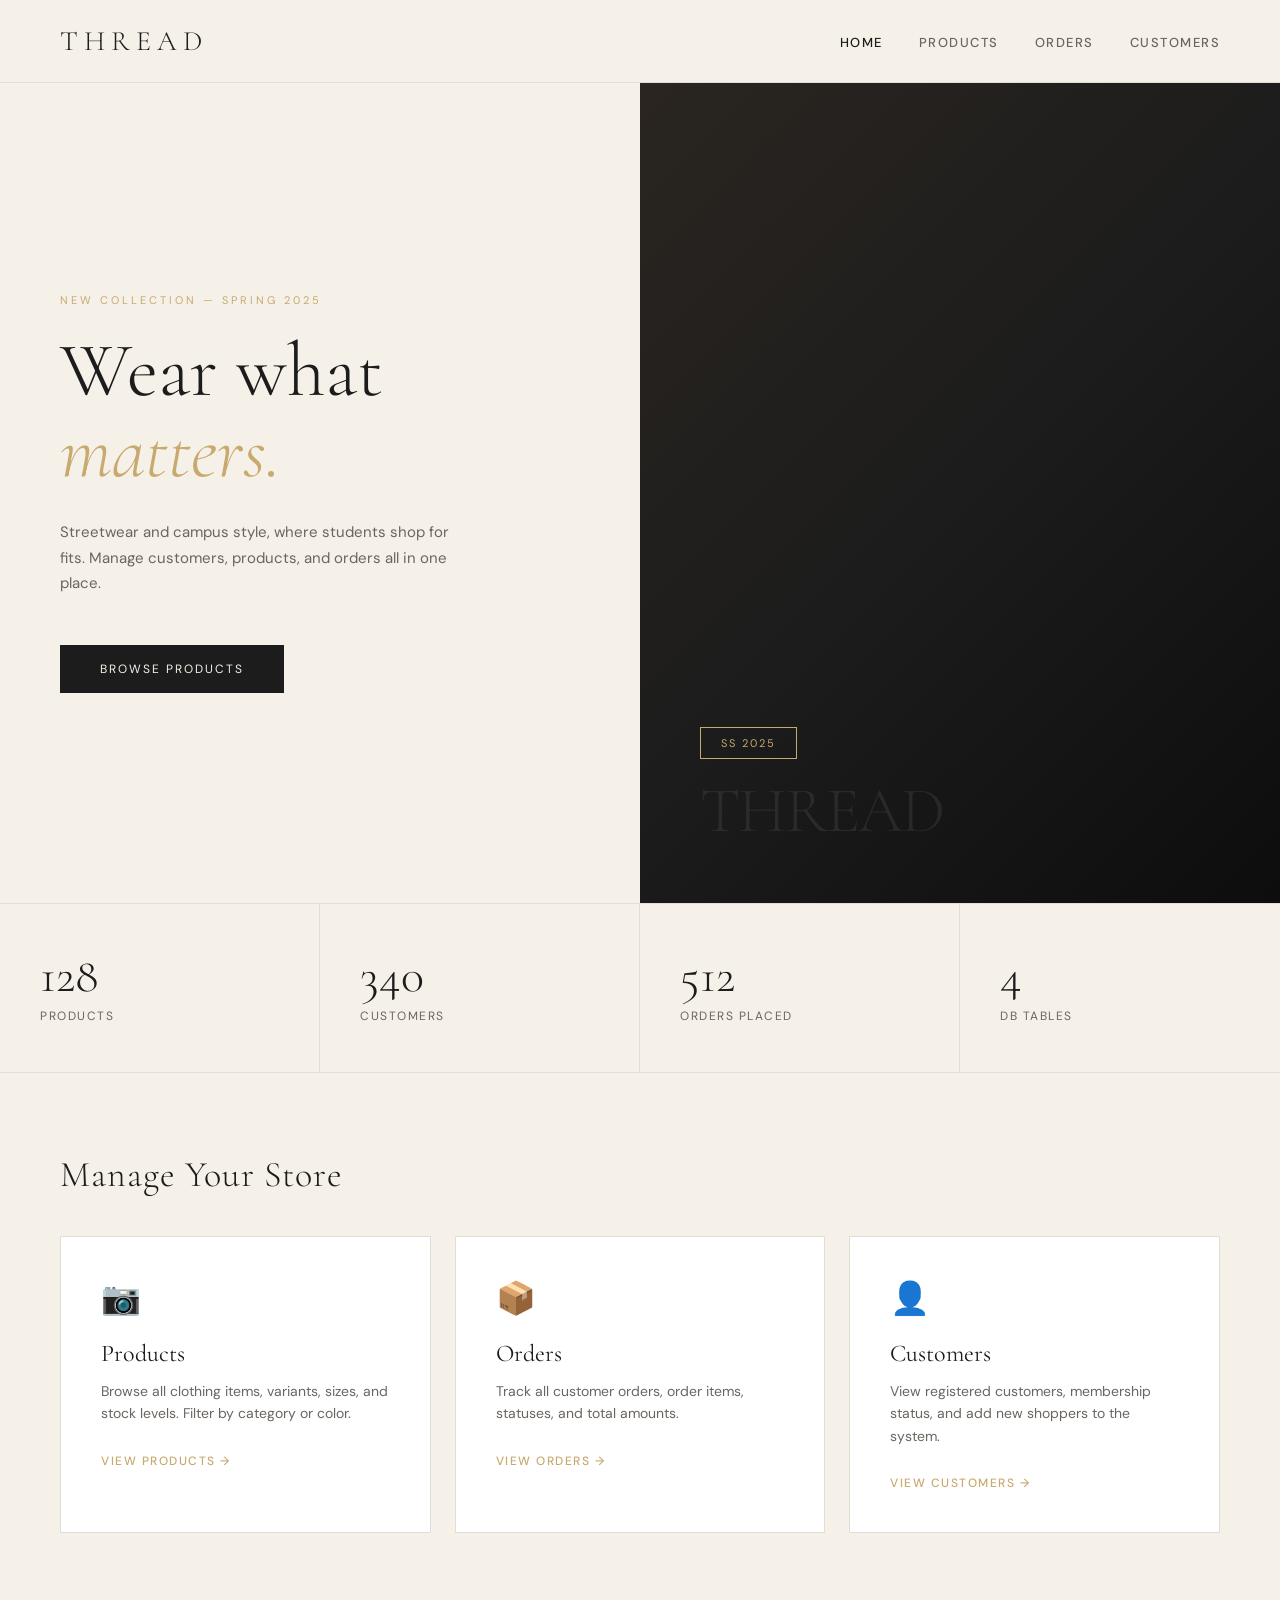
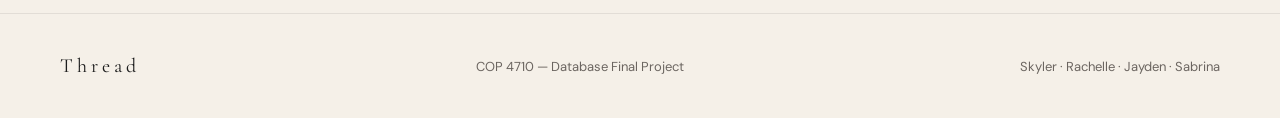
<file: frontend/index.html>
<!DOCTYPE html>
<html lang="en">
<head>
  <meta charset="UTF-8"/>
  <meta name="viewport" content="width=device-width, initial-scale=1.0"/>
  <title>THREAD — Clothing Store</title>
  <link rel="stylesheet" href="style.css"/>
</head>
<body>

  <nav>
    <a href="index.html" class="nav-logo">Thread</a>
    <ul class="nav-links">
      <li><a href="index.html" class="active">Home</a></li>
      <li><a href="products.html">Products</a></li>
      <li><a href="orders.html">Orders</a></li>
      <li><a href="customers.html">Customers</a></li>
    </ul>
  </nav>

  <section class="hero">
    <div class="hero-text">
      <p class="hero-eyebrow">New Collection &mdash; Spring 2025</p>
      <h1 class="hero-title">Wear what<br/><em>matters.</em></h1>
      <p class="hero-subtitle">Streetwear and campus style, where students shop for fits. Manage customers, products, and orders all in one place.</p>
      <a href="products.html" class="btn-primary">Browse Products</a>
    </div>
    <div class="hero-visual">
      <div class="hero-visual-text">
        <span class="collection-tag">SS 2025</span>
        <h2>THREAD</h2>
      </div>
    </div>
  </section>

  <section class="stats">
    <div class="stat">
      <div class="stat-number">128</div>
      <div class="stat-label">Products</div>
    </div>
    <div class="stat">
      <div class="stat-number">340</div>
      <div class="stat-label">Customers</div>
    </div>
    <div class="stat">
      <div class="stat-number">512</div>
      <div class="stat-label">Orders Placed</div>
    </div>
    <div class="stat">
      <div class="stat-number">4</div>
      <div class="stat-label">DB Tables</div>
    </div>
  </section>

  <section class="quick-nav">
    <h2 class="section-title">Manage Your Store</h2>
    <div class="cards">
      <a href="products.html" class="card">
        <div class="card-icon">&#128247;</div>
        <h3 class="card-title">Products</h3>
        <p class="card-desc">Browse all clothing items, variants, sizes, and stock levels. Filter by category or color.</p>
        <span class="card-link">View Products &rarr;</span>
      </a>
      <a href="orders.html" class="card">
        <div class="card-icon">&#128230;</div>
        <h3 class="card-title">Orders</h3>
        <p class="card-desc">Track all customer orders, order items, statuses, and total amounts.</p>
        <span class="card-link">View Orders &rarr;</span>
      </a>
      <a href="customers.html" class="card">
        <div class="card-icon">&#128100;</div>
        <h3 class="card-title">Customers</h3>
        <p class="card-desc">View registered customers, membership status, and add new shoppers to the system.</p>
        <span class="card-link">View Customers &rarr;</span>
      </a>
    </div>
  </section>

  <footer>
    <div class="footer-logo">Thread</div>
    <p>COP 4710 &mdash; Database Final Project</p>
    <p>Skyler &middot; Rachelle &middot; Jayden &middot; Sabrina</p>
  </footer>

  <script src="app.js"></script>
</body>
</html>
</file>
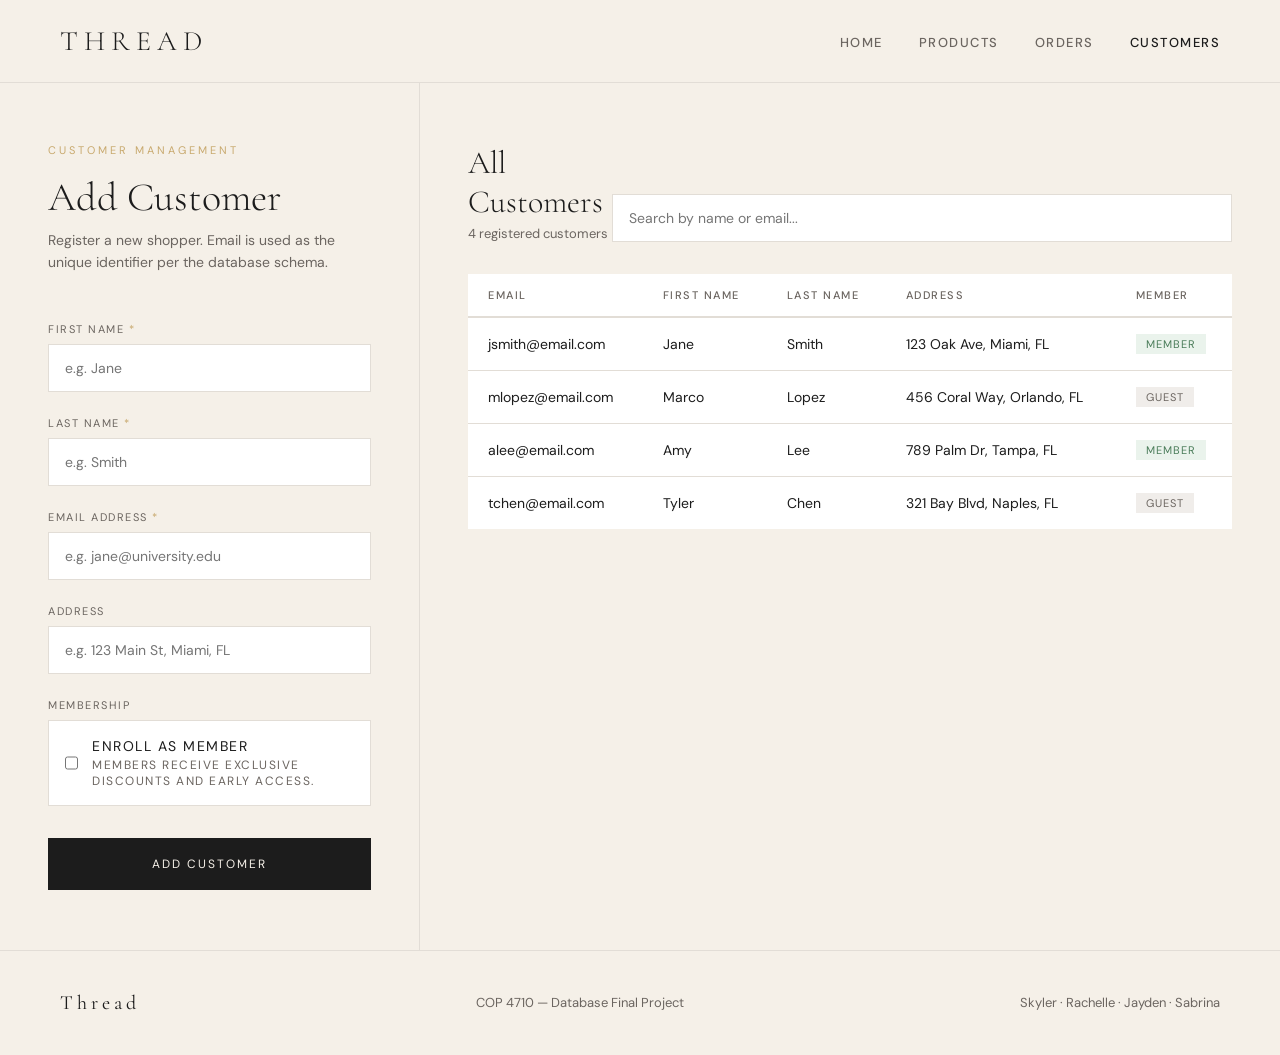
<file: frontend/customers.html>
<!DOCTYPE html>
<html lang="en">
<head>
  <meta charset="UTF-8"/>
  <meta name="viewport" content="width=device-width, initial-scale=1.0"/>
  <title>Customers &mdash; THREAD</title>
  <link rel="stylesheet" href="style.css"/>
</head>
<body>
  <nav>
    <a href="index.html" class="nav-logo">Thread</a>
    <ul class="nav-links">
      <li><a href="index.html">Home</a></li>
      <li><a href="products.html">Products</a></li>
      <li><a href="orders.html">Orders</a></li>
      <li><a href="customers.html" class="active">Customers</a></li>
    </ul>
  </nav>
  <div class="page-layout">
    <aside class="form-panel">
      <p class="panel-eyebrow">Customer Management</p>
      <h1 class="panel-title">Add Customer</h1>
      <p class="panel-subtitle">Register a new shopper. Email is used as the unique identifier per the database schema.</p>
      <form id="add-customer-form" novalidate>
        <div class="form-group">
          <label for="firstName">First Name <span class="required-star">*</span></label>
          <input type="text" id="firstName" placeholder="e.g. Jane"/>
          <p class="field-error" id="firstName-error">First name is required.</p>
        </div>
        <div class="form-group">
          <label for="lastName">Last Name <span class="required-star">*</span></label>
          <input type="text" id="lastName" placeholder="e.g. Smith"/>
          <p class="field-error" id="lastName-error">Last name is required.</p>
        </div>
        <div class="form-group">
          <label for="email">Email Address <span class="required-star">*</span></label>
          <input type="email" id="email" placeholder="e.g. jane@university.edu"/>
          <p class="field-error" id="email-error">A valid email address is required.</p>
        </div>
        <div class="form-group">
          <label for="address">Address</label>
          <input type="text" id="address" placeholder="e.g. 123 Main St, Miami, FL"/>
        </div>
        <div class="form-group">
          <label>Membership</label>
          <label class="checkbox-group">
            <input type="checkbox" id="member"/>
            <div>
              <span class="checkbox-label">Enroll as Member</span>
              <span class="checkbox-desc">Members receive exclusive discounts and early access.</span>
            </div>
          </label>
        </div>
        <button type="submit" class="btn-submit">Add Customer</button>
        <div class="toast" id="toast"></div>
      </form>
    </aside>
    <main class="table-panel">
      <div class="panel-header">
        <div>
          <h2 style="font-family:'Cormorant Garamond',serif;font-size:32px;font-weight:300;">All Customers</h2>
          <p style="font-size:13px;color:var(--muted);margin-top:4px;" id="customer-count">4 registered customers</p>
        </div>
        <input class="search-box" type="text" placeholder="Search by name or email..." oninput="searchCustomers(this.value)"/>
      </div>
      <table>
        <thead>
          <tr><th>Email</th><th>First Name</th><th>Last Name</th><th>Address</th><th>Member</th></tr>
        </thead>
        <tbody id="customers-body"></tbody>
      </table>
    </main>
  </div>
  <footer>
    <div class="footer-logo">Thread</div>
    <p>COP 4710 &mdash; Database Final Project</p>
    <p>Skyler &middot; Rachelle &middot; Jayden &middot; Sabrina</p>
  </footer>
  <script src="app.js"></script>
</body>
</html>
</file>
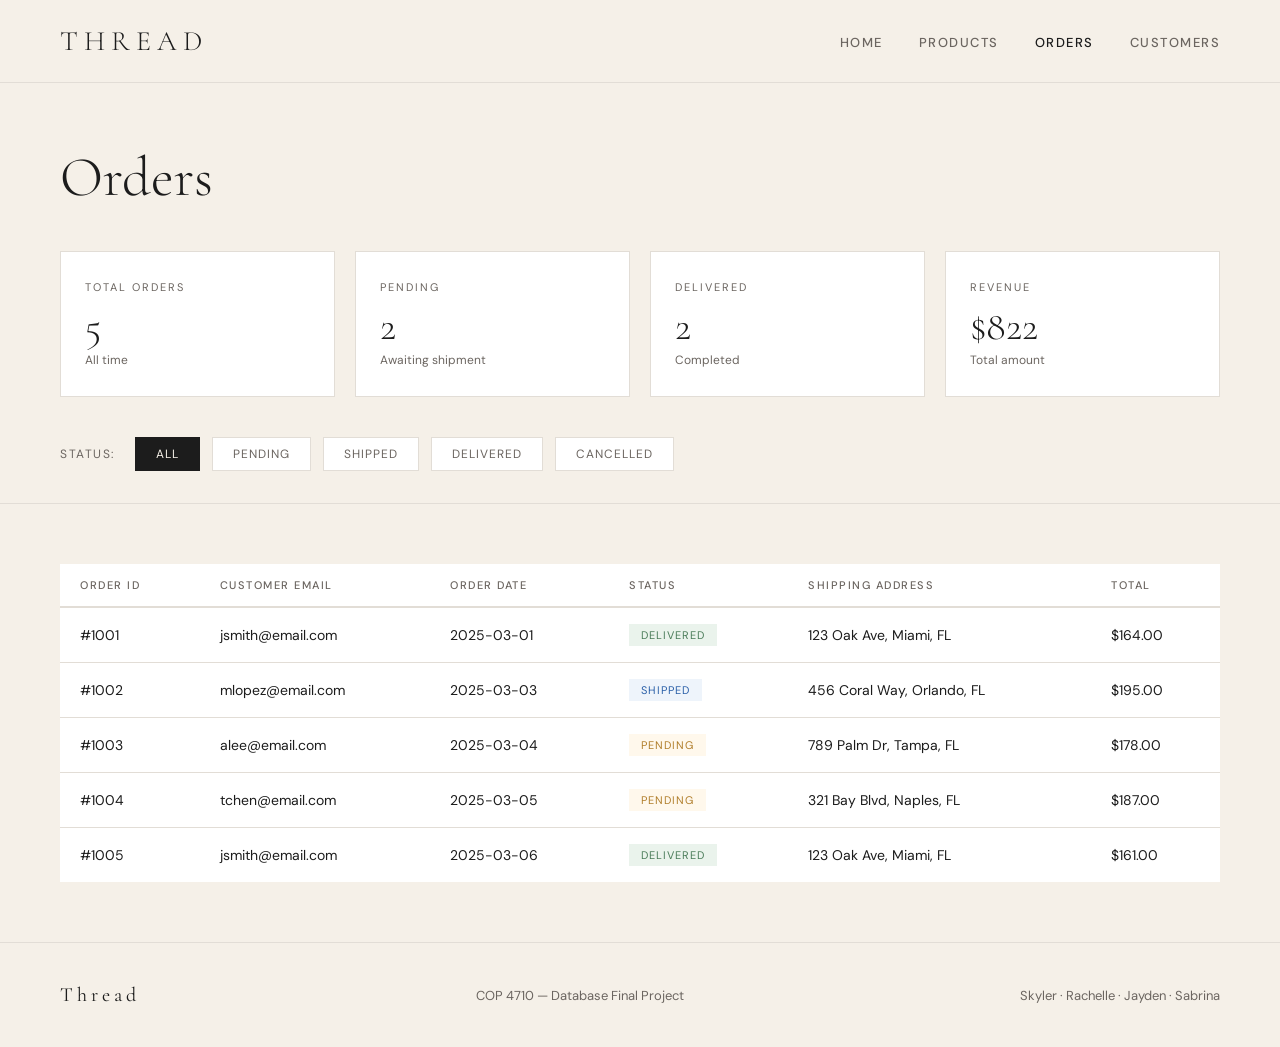
<file: frontend/orders.html>
<!DOCTYPE html>
<html lang="en">
<head>
  <meta charset="UTF-8"/>
  <meta name="viewport" content="width=device-width, initial-scale=1.0"/>
  <title>Orders &mdash; THREAD</title>
  <link rel="stylesheet" href="style.css"/>
</head>
<body>
  <nav>
    <a href="index.html" class="nav-logo">Thread</a>
    <ul class="nav-links">
      <li><a href="index.html">Home</a></li>
      <li><a href="products.html">Products</a></li>
      <li><a href="orders.html" class="active">Orders</a></li>
      <li><a href="customers.html">Customers</a></li>
    </ul>
  </nav>
  <div class="page-header">
    <h1 class="page-title">Orders</h1>
  </div>
  <div class="summary-cards">
    <div class="summary-card"><div class="summary-label">Total Orders</div><div class="summary-value">5</div><div class="summary-sub">All time</div></div>
    <div class="summary-card"><div class="summary-label">Pending</div><div class="summary-value">2</div><div class="summary-sub">Awaiting shipment</div></div>
    <div class="summary-card"><div class="summary-label">Delivered</div><div class="summary-value">2</div><div class="summary-sub">Completed</div></div>
    <div class="summary-card"><div class="summary-label">Revenue</div><div class="summary-value">$822</div><div class="summary-sub">Total amount</div></div>
  </div>
  <div class="filters" style="padding: 0 60px 32px;">
    <span class="filter-label">Status:</span>
    <button class="filter-btn active" onclick="filterOrders('all', this)">All</button>
    <button class="filter-btn" onclick="filterOrders('pending', this)">Pending</button>
    <button class="filter-btn" onclick="filterOrders('shipped', this)">Shipped</button>
    <button class="filter-btn" onclick="filterOrders('delivered', this)">Delivered</button>
    <button class="filter-btn" onclick="filterOrders('cancelled', this)">Cancelled</button>
  </div>
  <div class="table-section">
    <table>
      <thead>
        <tr><th>Order ID</th><th>Customer Email</th><th>Order Date</th><th>Status</th><th>Shipping Address</th><th>Total</th></tr>
      </thead>
      <tbody id="orders-body"></tbody>
    </table>
  </div>
  <div class="drawer-overlay" id="drawer-overlay" onclick="closeDrawer()"></div>
  <div class="drawer" id="drawer">
    <button class="drawer-close" onclick="closeDrawer()">&#x2715;</button>
    <div id="drawer-content"></div>
  </div>
  <footer>
    <div class="footer-logo">Thread</div>
    <p>COP 4710 &mdash; Database Final Project</p>
    <p>Skyler &middot; Rachelle &middot; Jayden &middot; Sabrina</p>
  </footer>
  <script src="app.js"></script>
</body>
</html>
</file>
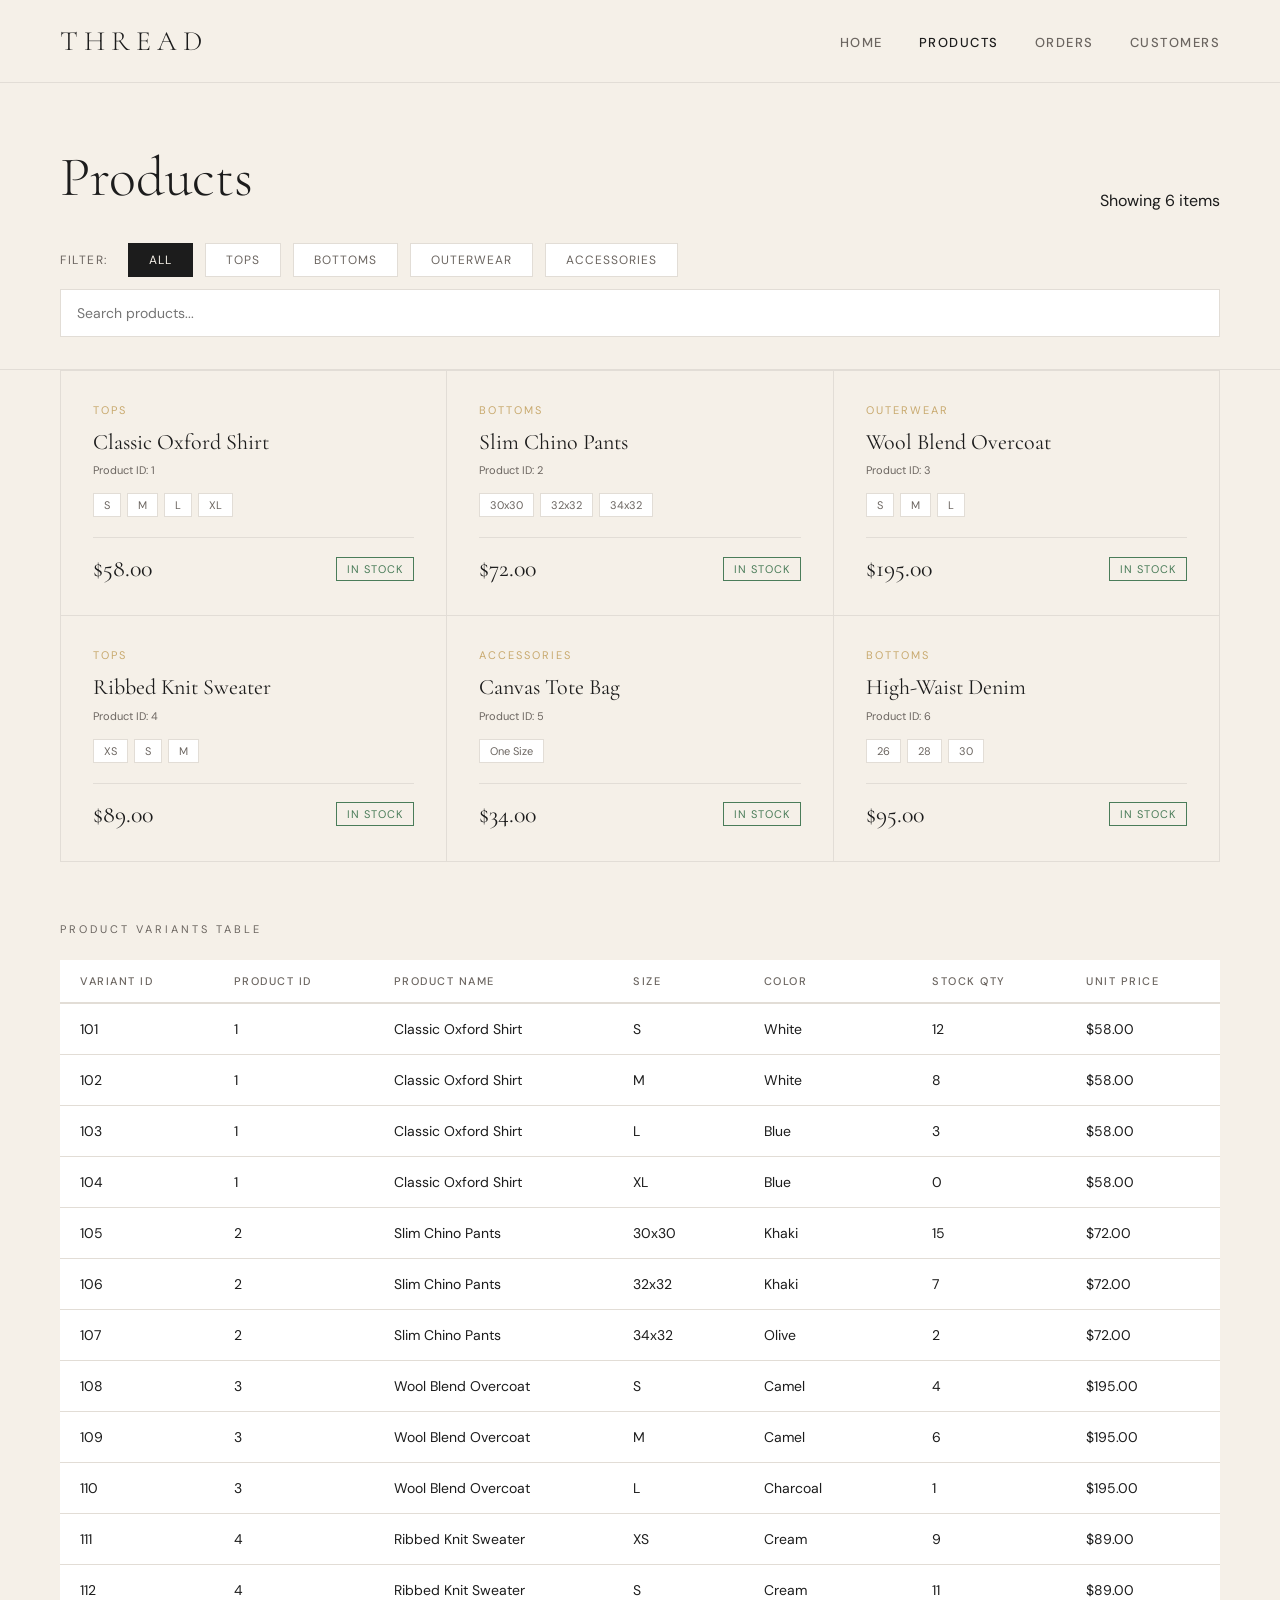
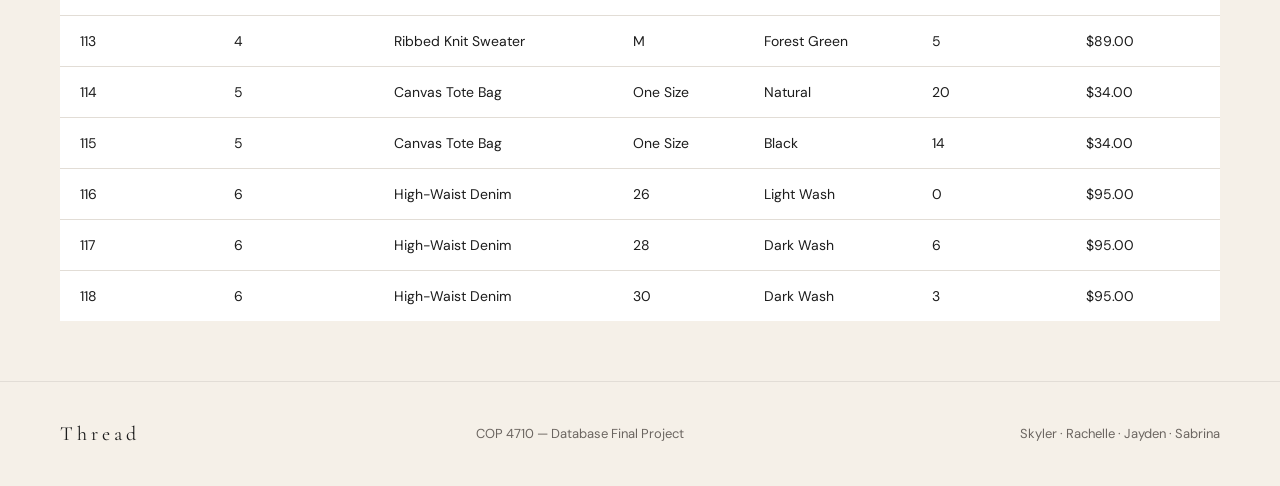
<file: frontend/products.html>
<!DOCTYPE html>
<html lang="en">
<head>
  <meta charset="UTF-8"/>
  <meta name="viewport" content="width=device-width, initial-scale=1.0"/>
  <title>Products &mdash; THREAD</title>
  <link rel="stylesheet" href="style.css"/>
</head>
<body>
  <nav>
    <a href="index.html" class="nav-logo">Thread</a>
    <ul class="nav-links">
      <li><a href="index.html">Home</a></li>
      <li><a href="products.html" class="active">Products</a></li>
      <li><a href="orders.html">Orders</a></li>
      <li><a href="customers.html">Customers</a></li>
    </ul>
  </nav>
  <div class="page-header">
    <h1 class="page-title">Products</h1>
    <p id="product-count">Showing 6 items</p>
  </div>
  <div class="filters">
    <span class="filter-label">Filter:</span>
    <button class="filter-btn active" onclick="filterProducts('all', this)">All</button>
    <button class="filter-btn" onclick="filterProducts('tops', this)">Tops</button>
    <button class="filter-btn" onclick="filterProducts('bottoms', this)">Bottoms</button>
    <button class="filter-btn" onclick="filterProducts('outerwear', this)">Outerwear</button>
    <button class="filter-btn" onclick="filterProducts('accessories', this)">Accessories</button>
    <input class="search-box" type="text" placeholder="Search products..." oninput="searchProducts(this.value)"/>
  </div>
  <div class="products-grid" id="products-grid"></div>
  <div class="table-section">
    <p class="section-label">Product Variants Table</p>
    <table>
      <thead>
        <tr>
          <th>Variant ID</th><th>Product ID</th><th>Product Name</th>
          <th>Size</th><th>Color</th><th>Stock Qty</th><th>Unit Price</th>
        </tr>
      </thead>
      <tbody id="variants-body"></tbody>
    </table>
  </div>
  <footer>
    <div class="footer-logo">Thread</div>
    <p>COP 4710 &mdash; Database Final Project</p>
    <p>Skyler &middot; Rachelle &middot; Jayden &middot; Sabrina</p>
  </footer>
  <script src="app.js"></script>
</body>
</html>
</file>
<file: frontend/style.css>
/* =============================================
   THREAD — Clothing Store
   Shared Stylesheet
   COP 4710 Final Project
   ============================================= */

@import url('https://fonts.googleapis.com/css2?family=Cormorant+Garamond:wght@300;400;600&family=DM+Sans:wght@300;400;500&display=swap');

*, *::before, *::after { box-sizing: border-box; margin: 0; padding: 0; }

:root {
  --cream:        #F5F0E8;
  --charcoal:     #1C1C1C;
  --muted:        #6B6560;
  --accent:       #C8A96E;
  --light-border: #E2DDD6;
  --success:      #4A7C59;
  --danger:       #B5442A;
}

body { font-family: 'DM Sans', sans-serif; background: var(--cream); color: var(--charcoal); min-height: 100vh; }

nav { display: flex; justify-content: space-between; align-items: center; padding: 24px 60px; border-bottom: 1px solid var(--light-border); background: var(--cream); position: sticky; top: 0; z-index: 100; }
.nav-logo { font-family: 'Cormorant Garamond', serif; font-size: 28px; font-weight: 300; letter-spacing: 6px; text-transform: uppercase; color: var(--charcoal); text-decoration: none; }
.nav-links { display: flex; gap: 36px; list-style: none; }
.nav-links a { text-decoration: none; font-size: 13px; font-weight: 500; letter-spacing: 1.5px; text-transform: uppercase; color: var(--muted); transition: color 0.2s; }
.nav-links a:hover, .nav-links a.active { color: var(--charcoal); }

footer { border-top: 1px solid var(--light-border); padding: 40px 60px; display: flex; justify-content: space-between; align-items: center; }
footer p { font-size: 13px; color: var(--muted); }
.footer-logo { font-family: 'Cormorant Garamond', serif; font-size: 20px; letter-spacing: 4px; color: var(--charcoal); }

.btn-primary { display: inline-block; background: var(--charcoal); color: var(--cream); padding: 16px 40px; font-size: 12px; letter-spacing: 2px; text-transform: uppercase; text-decoration: none; transition: background 0.2s, transform 0.2s; width: fit-content; border: none; cursor: pointer; font-family: 'DM Sans', sans-serif; }
.btn-primary:hover { background: var(--accent); transform: translateY(-2px); }

.filter-btn { padding: 8px 20px; border: 1px solid var(--light-border); background: white; font-family: 'DM Sans', sans-serif; font-size: 12px; letter-spacing: 1px; text-transform: uppercase; cursor: pointer; transition: all 0.2s; color: var(--muted); }
.filter-btn:hover, .filter-btn.active { background: var(--charcoal); color: var(--cream); border-color: var(--charcoal); }

.btn-submit { width: 100%; padding: 18px; background: var(--charcoal); color: var(--cream); border: none; font-family: 'DM Sans', sans-serif; font-size: 12px; letter-spacing: 2px; text-transform: uppercase; cursor: pointer; transition: background 0.2s, transform 0.2s; margin-top: 8px; }
.btn-submit:hover { background: var(--accent); transform: translateY(-1px); }
.btn-submit:active { transform: translateY(0); }

table { width: 100%; border-collapse: collapse; background: white; }
th { text-align: left; padding: 14px 20px; font-size: 11px; letter-spacing: 1.5px; text-transform: uppercase; color: var(--muted); border-bottom: 2px solid var(--light-border); font-weight: 500; }
td { padding: 16px 20px; font-size: 14px; border-bottom: 1px solid var(--light-border); }
tr:hover td { background: var(--cream); cursor: pointer; }
tr:last-child td { border-bottom: none; }

.search-box { padding: 10px 20px; border: 1px solid var(--light-border); background: white; font-family: 'DM Sans', sans-serif; font-size: 13px; width: 240px; outline: none; transition: border-color 0.2s; }
.search-box:focus { border-color: var(--accent); }

.page-header { padding: 60px 60px 0; display: flex; justify-content: space-between; align-items: flex-end; animation: fadeUp 0.6s ease both; }
.page-title { font-family: 'Cormorant Garamond', serif; font-size: 56px; font-weight: 300; }
.section-label { font-size: 11px; letter-spacing: 3px; text-transform: uppercase; color: var(--muted); margin-bottom: 24px; }
.section-title { font-family: 'Cormorant Garamond', serif; font-size: 36px; font-weight: 300; margin-bottom: 40px; letter-spacing: 1px; }

.stock-badge { font-size: 11px; letter-spacing: 1px; text-transform: uppercase; padding: 4px 10px; }
.in-stock    { color: var(--success); border: 1px solid var(--success); }
.low-stock   { color: var(--accent);  border: 1px solid var(--accent); }
.out-stock   { color: var(--danger);  border: 1px solid var(--danger); }

.member-badge { display: inline-block; padding: 3px 10px; font-size: 11px; letter-spacing: 1px; text-transform: uppercase; }
.member-yes   { background: #EAF3EC; color: var(--success); }
.member-no    { background: #F0EDEA; color: var(--muted); }

.status-badge     { display: inline-block; padding: 4px 12px; font-size: 11px; letter-spacing: 1px; text-transform: uppercase; }
.status-pending   { background: #FFF8EC; color: #B07D2A; }
.status-shipped   { background: #EEF4FB; color: #2A5FA8; }
.status-delivered { background: #EAF3EC; color: #4A7C59; }
.status-cancelled { background: #FAECEC; color: #B5442A; }

.form-group { margin-bottom: 24px; }
label { display: block; font-size: 11px; letter-spacing: 1.5px; text-transform: uppercase; color: var(--muted); margin-bottom: 8px; }
.required-star { color: var(--accent); }
input[type="text"], input[type="email"] { width: 100%; padding: 14px 16px; border: 1px solid var(--light-border); background: white; font-family: 'DM Sans', sans-serif; font-size: 14px; outline: none; transition: border-color 0.2s; color: var(--charcoal); }
input:focus       { border-color: var(--accent); }
input.error-field { border-color: var(--danger); }
.field-error         { font-size: 12px; color: var(--danger); margin-top: 6px; display: none; }
.field-error.visible { display: block; }
.checkbox-group { display: flex; align-items: center; gap: 14px; padding: 16px; border: 1px solid var(--light-border); background: white; cursor: pointer; transition: border-color 0.2s; }
.checkbox-group:hover { border-color: var(--accent); }
.checkbox-group input[type="checkbox"] { width: 18px; height: 18px; accent-color: var(--charcoal); cursor: pointer; }
.checkbox-label { font-size: 14px; color: var(--charcoal); }
.checkbox-desc  { font-size: 12px; color: var(--muted); display: block; margin-top: 2px; }
.toast             { display: none; margin-top: 20px; padding: 16px 20px; font-size: 13px; animation: fadeUp 0.3s ease; }
.toast.success     { background: #EAF3EC; border-left: 3px solid var(--success); color: var(--success); display: block; }
.toast.error-toast { background: #FAECEC; border-left: 3px solid var(--danger);  color: var(--danger);  display: block; }

.drawer-overlay      { display: none; position: fixed; inset: 0; background: rgba(28,28,28,0.4); z-index: 200; animation: fadeIn 0.2s ease; }
.drawer-overlay.open { display: block; }
.drawer              { position: fixed; top: 0; right: 0; bottom: 0; width: 480px; background: var(--cream); border-left: 1px solid var(--light-border); padding: 48px 40px; overflow-y: auto; transform: translateX(100%); transition: transform 0.3s ease; z-index: 201; }
.drawer.open         { transform: translateX(0); }
.drawer-close        { position: absolute; top: 20px; right: 24px; background: none; border: none; font-size: 24px; cursor: pointer; color: var(--muted); }
.drawer-title        { font-family: 'Cormorant Garamond', serif; font-size: 32px; font-weight: 300; margin-bottom: 4px; }
.drawer-subtitle     { font-size: 13px; color: var(--muted); margin-bottom: 32px; }
.detail-row          { display: flex; justify-content: space-between; padding: 12px 0; border-bottom: 1px solid var(--light-border); font-size: 14px; }
.detail-label        { color: var(--muted); }
.items-title         { font-size: 11px; letter-spacing: 2px; text-transform: uppercase; color: var(--accent); margin: 28px 0 16px; }
.order-item-row      { display: flex; justify-content: space-between; align-items: center; padding: 12px 0; border-bottom: 1px solid var(--light-border); }
.item-name  { font-size: 14px; }
.item-meta  { font-size: 12px; color: var(--muted); margin-top: 2px; }
.item-price { font-family: 'Cormorant Garamond', serif; font-size: 18px; }

.hero          { display: grid; grid-template-columns: 1fr 1fr; min-height: calc(100vh - 80px); }
.hero-text     { display: flex; flex-direction: column; justify-content: center; padding: 80px 60px; animation: fadeUp 0.8s ease both; }
.hero-eyebrow  { font-size: 11px; letter-spacing: 3px; text-transform: uppercase; color: var(--accent); margin-bottom: 24px; }
.hero-title    { font-family: 'Cormorant Garamond', serif; font-size: clamp(52px, 6vw, 88px); font-weight: 300; line-height: 1.05; margin-bottom: 28px; }
.hero-title em { font-style: italic; color: var(--accent); }
.hero-subtitle { font-size: 15px; color: var(--muted); line-height: 1.7; max-width: 400px; margin-bottom: 48px; }
.hero-visual   { background: var(--charcoal); position: relative; overflow: hidden; animation: fadeIn 1s ease both 0.3s; }
.hero-visual::before { content: ''; position: absolute; inset: 0; background: linear-gradient(135deg, #2a2520 0%, #1C1C1C 50%, #0d0d0d 100%); }
.hero-visual-text    { position: absolute; bottom: 60px; left: 60px; right: 60px; }
.hero-visual-text h2 { font-family: 'Cormorant Garamond', serif; font-size: 64px; font-weight: 300; color: rgba(255,255,255,0.08); line-height: 1; letter-spacing: -2px; }
.collection-tag      { display: inline-block; border: 1px solid var(--accent); color: var(--accent); padding: 8px 20px; font-size: 11px; letter-spacing: 2px; text-transform: uppercase; margin-bottom: 20px; }

.stats { display: grid; grid-template-columns: repeat(4, 1fr); border-top: 1px solid var(--light-border); border-bottom: 1px solid var(--light-border); }
.stat  { padding: 48px 40px; border-right: 1px solid var(--light-border); animation: fadeUp 0.6s ease both; }
.stat:last-child  { border-right: none; }
.stat:nth-child(2){ animation-delay: 0.1s; }
.stat:nth-child(3){ animation-delay: 0.2s; }
.stat:nth-child(4){ animation-delay: 0.3s; }
.stat-number { font-family: 'Cormorant Garamond', serif; font-size: 48px; font-weight: 300; line-height: 1; margin-bottom: 8px; }
.stat-label  { font-size: 12px; letter-spacing: 1.5px; text-transform: uppercase; color: var(--muted); }

.quick-nav { padding: 80px 60px; }
.cards     { display: grid; grid-template-columns: repeat(3, 1fr); gap: 24px; }
.card      { border: 1px solid var(--light-border); padding: 40px; text-decoration: none; color: inherit; transition: border-color 0.2s, transform 0.2s, box-shadow 0.2s; background: white; animation: fadeUp 0.6s ease both; }
.card:nth-child(2){ animation-delay: 0.1s; }
.card:nth-child(3){ animation-delay: 0.2s; }
.card:hover       { border-color: var(--accent); transform: translateY(-4px); box-shadow: 0 12px 40px rgba(0,0,0,0.08); }
.card-icon  { font-size: 32px; margin-bottom: 20px; }
.card-title { font-family: 'Cormorant Garamond', serif; font-size: 24px; font-weight: 400; margin-bottom: 12px; }
.card-desc  { font-size: 14px; color: var(--muted); line-height: 1.6; margin-bottom: 24px; }
.card-link  { font-size: 12px; letter-spacing: 1.5px; text-transform: uppercase; color: var(--accent); font-weight: 500; }

.filters       { padding: 32px 60px; display: flex; gap: 12px; align-items: center; flex-wrap: wrap; border-bottom: 1px solid var(--light-border); animation: fadeUp 0.6s ease both 0.1s; }
.filter-label  { font-size: 12px; letter-spacing: 1.5px; text-transform: uppercase; color: var(--muted); margin-right: 8px; }
.products-grid { display: grid; grid-template-columns: repeat(auto-fill, minmax(300px, 1fr)); gap: 1px; background: var(--light-border); margin: 0 60px; border: 1px solid var(--light-border); animation: fadeUp 0.6s ease both 0.2s; }
.product-card       { background: var(--cream); padding: 32px; transition: background 0.2s; cursor: pointer; }
.product-card:hover { background: white; }
.product-category   { font-size: 11px; letter-spacing: 2px; text-transform: uppercase; color: var(--accent); margin-bottom: 12px; }
.product-name       { font-family: 'Cormorant Garamond', serif; font-size: 22px; font-weight: 400; margin-bottom: 8px; line-height: 1.2; }
.product-id         { font-size: 11px; color: var(--muted); margin-bottom: 16px; }
.product-variants   { display: flex; gap: 6px; flex-wrap: wrap; margin-bottom: 20px; }
.variant-tag        { padding: 4px 10px; border: 1px solid var(--light-border); font-size: 11px; color: var(--muted); background: white; }
.product-footer     { display: flex; justify-content: space-between; align-items: center; padding-top: 16px; border-top: 1px solid var(--light-border); }
.product-price      { font-family: 'Cormorant Garamond', serif; font-size: 24px; font-weight: 400; }
.table-section      { padding: 60px; animation: fadeUp 0.6s ease both 0.3s; }

.page-layout { display: grid; grid-template-columns: 420px 1fr; min-height: calc(100vh - 80px); }
.form-panel  { border-right: 1px solid var(--light-border); padding: 60px 48px; animation: fadeUp 0.6s ease both; }
.panel-eyebrow  { font-size: 11px; letter-spacing: 3px; text-transform: uppercase; color: var(--accent); margin-bottom: 16px; }
.panel-title    { font-family: 'Cormorant Garamond', serif; font-size: 40px; font-weight: 300; margin-bottom: 8px; }
.panel-subtitle { font-size: 14px; color: var(--muted); margin-bottom: 48px; line-height: 1.6; }
.table-panel    { padding: 60px 48px; animation: fadeUp 0.6s ease both 0.15s; }
.panel-header   { display: flex; justify-content: space-between; align-items: flex-end; margin-bottom: 32px; }

.summary-cards { display: grid; grid-template-columns: repeat(4, 1fr); gap: 20px; padding: 40px 60px; animation: fadeUp 0.6s ease both 0.1s; }
.summary-card  { background: white; border: 1px solid var(--light-border); padding: 28px 24px; }
.summary-label { font-size: 11px; letter-spacing: 2px; text-transform: uppercase; color: var(--muted); margin-bottom: 12px; }
.summary-value { font-family: 'Cormorant Garamond', serif; font-size: 40px; font-weight: 300; line-height: 1; }
.summary-sub   { font-size: 12px; color: var(--muted); margin-top: 6px; }

@keyframes fadeUp { from { opacity: 0; transform: translateY(20px); } to { opacity: 1; transform: translateY(0); } }
@keyframes fadeIn { from { opacity: 0; } to   { opacity: 1; } }
</file>
